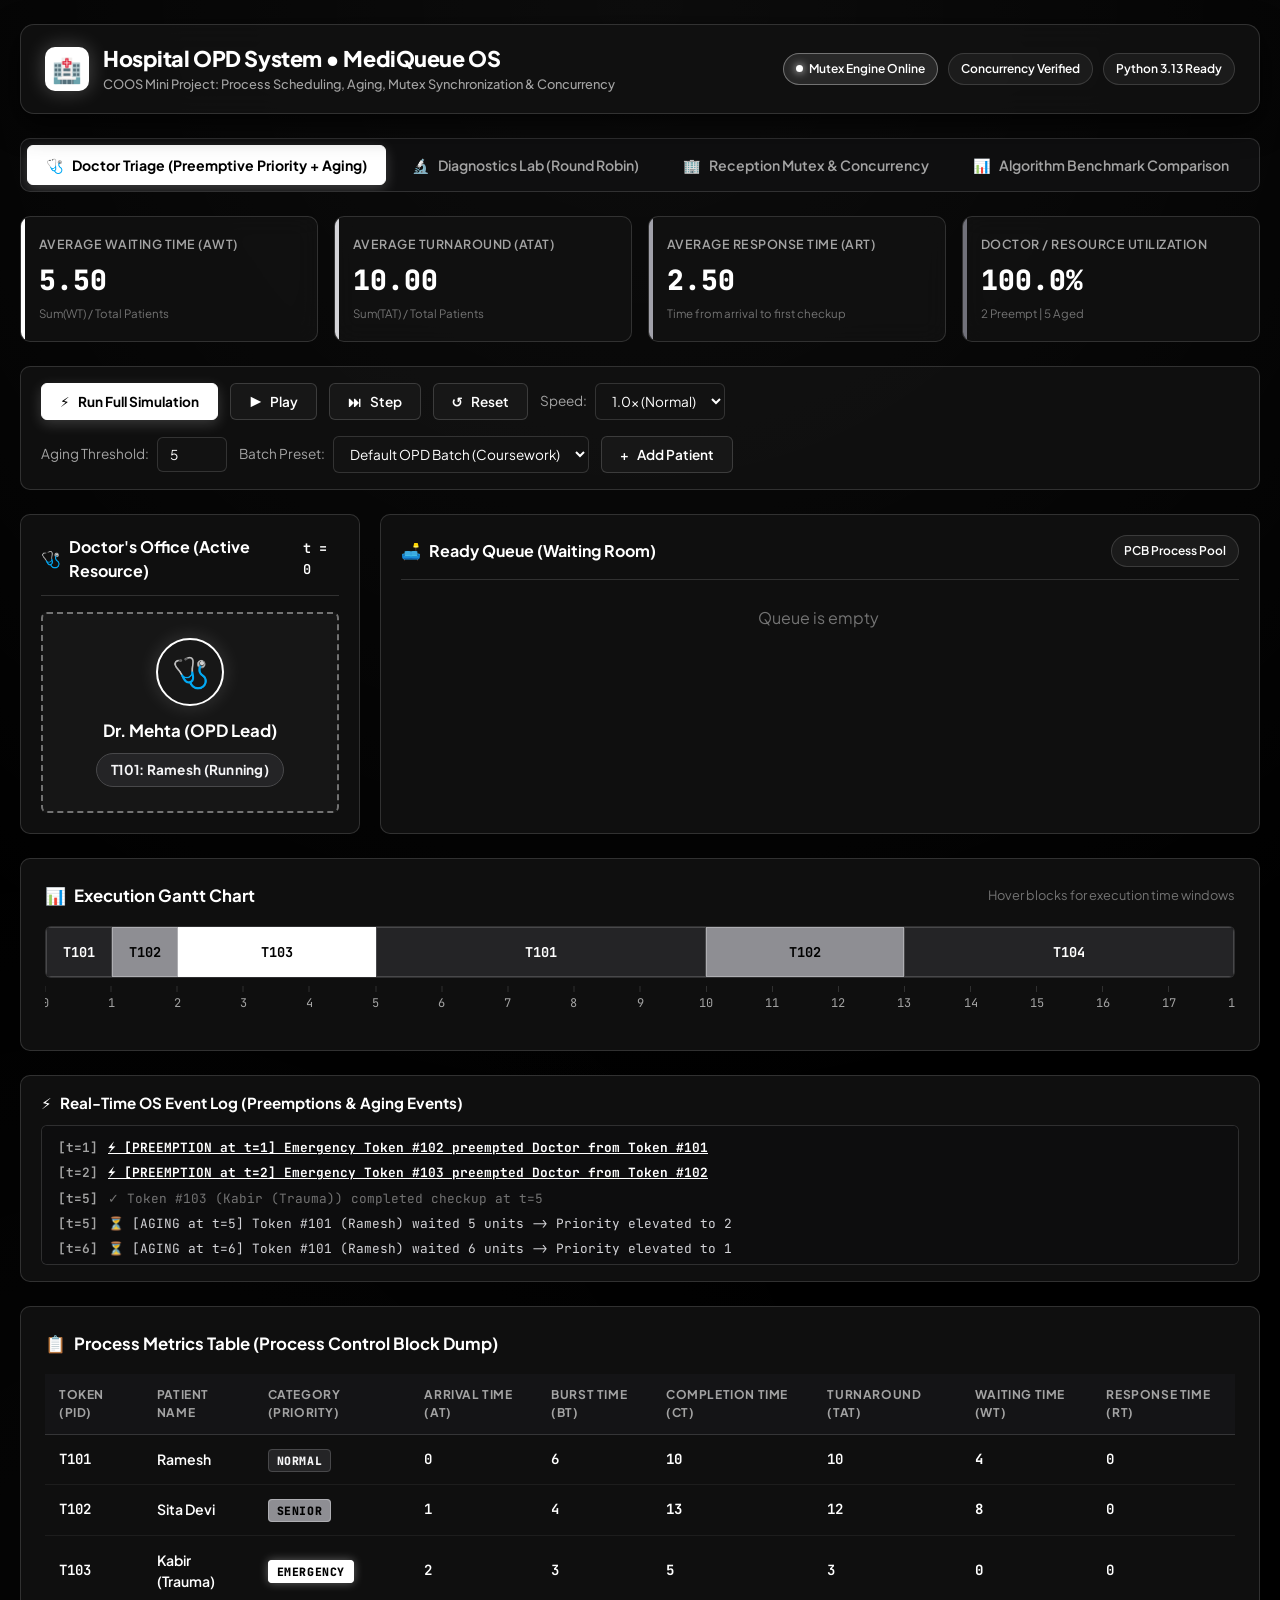
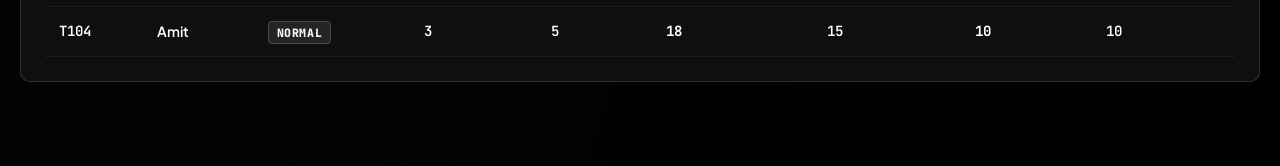
<file: index.html>
<!DOCTYPE html>
<html lang="en">
<head>
  <meta charset="UTF-8">
  <meta http-equiv="refresh" content="0; url=web/index.html">
  <title>Redirecting to MediQueue OS</title>
  <style>
    body {
      background: #000000;
      color: #ffffff;
      font-family: -apple-system, BlinkMacSystemFont, "Segoe UI", Roboto, sans-serif;
      display: flex;
      align-items: center;
      justify-content: center;
      height: 100vh;
      margin: 0;
    }
    a { color: #ffffff; text-decoration: underline; }
  </style>
</head>
<body>
  <p>Loading MediQueue OS... If you are not redirected automatically, <a href="web/index.html">click here</a>.</p>
  <script>
    window.location.replace("web/index.html");
  </script>
</body>
</html>
</file>
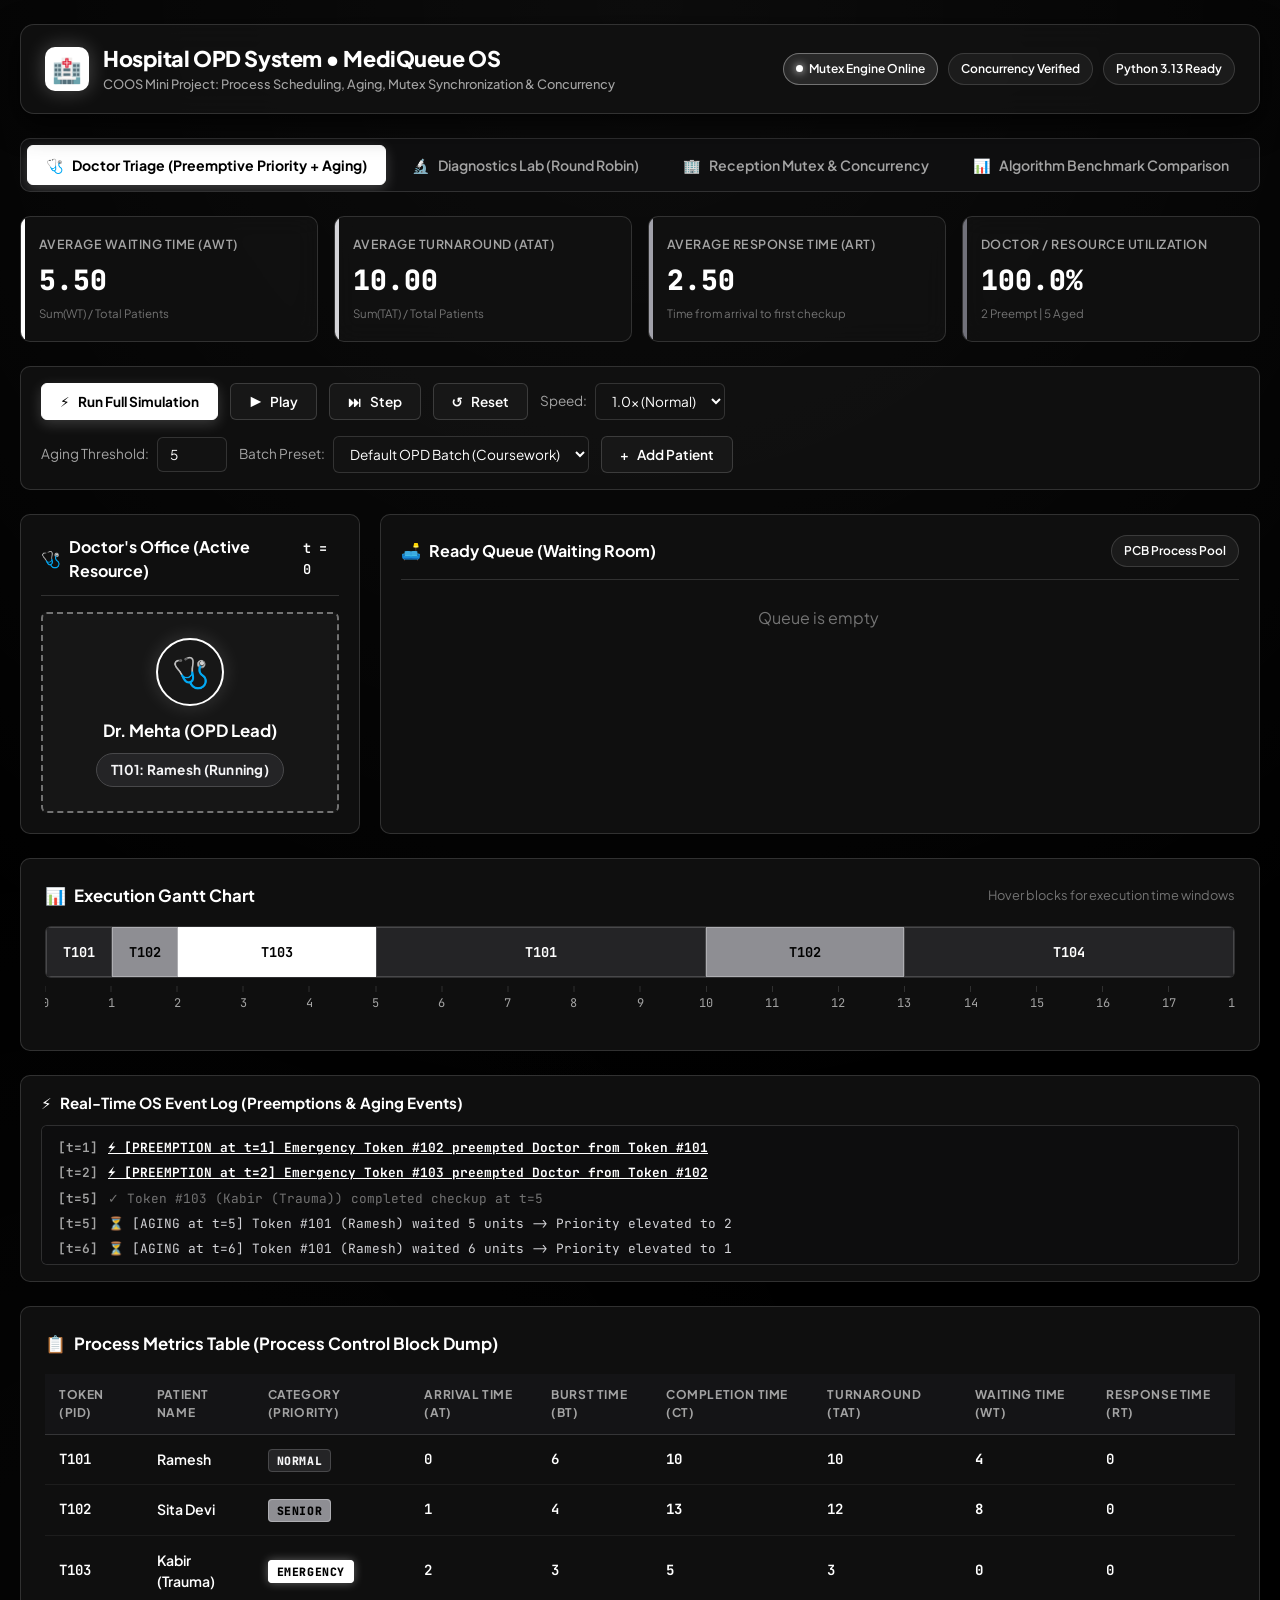
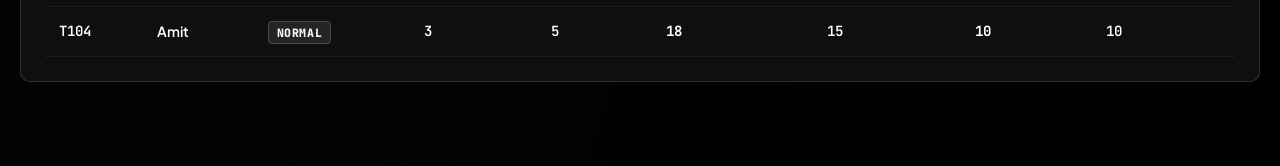
<file: web/index.html>
<!DOCTYPE html>
<html lang="en">
<head>
  <meta charset="UTF-8">
  <meta name="viewport" content="width=device-width, initial-scale=1.0">
  <title>Hospital OPD OS • Resource & Process Scheduling Simulator</title>
  <link rel="stylesheet" href="style.css">
  <link rel="preconnect" href="https://fonts.googleapis.com">
  <link rel="preconnect" href="https://fonts.gstatic.com" crossorigin>
</head>
<body>
  <div class="app-container">
    
    <!-- Top Header -->
    <header class="app-header">
      <div class="brand">
        <div class="brand-icon">🏥</div>
        <div class="brand-titles">
          <h1>Hospital OPD System • MediQueue OS</h1>
          <p>COOS Mini Project: Process Scheduling, Aging, Mutex Synchronization & Concurrency</p>
        </div>
      </div>
      <div class="header-badges">
        <span class="badge badge-success badge-pulse">Mutex Engine Online</span>
        <span class="badge">Concurrency Verified</span>
        <span class="badge">Python 3.13 Ready</span>
      </div>
    </header>

    <!-- Navigation Tabs -->
    <nav class="nav-tabs">
      <button class="tab-btn active" data-tab="priority" id="tab-priority">
        <span>🩺</span> Doctor Triage (Preemptive Priority + Aging)
      </button>
      <button class="tab-btn" data-tab="rr" id="tab-rr">
        <span>🔬</span> Diagnostics Lab (Round Robin)
      </button>
      <button class="tab-btn" data-tab="concurrency" id="tab-concurrency">
        <span>🏢</span> Reception Mutex & Concurrency
      </button>
      <button class="tab-btn" data-tab="compare" id="tab-compare">
        <span>📊</span> Algorithm Benchmark Comparison
      </button>
    </nav>

    <!-- KPI Summary Cards (Shared across views) -->
    <section class="kpi-grid">
      <div class="kpi-card" style="--kpi-accent: #ffffff;">
        <div class="kpi-label">Average Waiting Time (AWT)</div>
        <div class="kpi-value" id="kpi-awt">0.00</div>
        <div class="kpi-subtext">Sum(WT) / Total Patients</div>
      </div>
      <div class="kpi-card" style="--kpi-accent: #d4d4d8;">
        <div class="kpi-label">Average Turnaround (ATAT)</div>
        <div class="kpi-value" id="kpi-atat">0.00</div>
        <div class="kpi-subtext">Sum(TAT) / Total Patients</div>
      </div>
      <div class="kpi-card" style="--kpi-accent: #a1a1aa;">
        <div class="kpi-label">Average Response Time (ART)</div>
        <div class="kpi-value" id="kpi-art">0.00</div>
        <div class="kpi-subtext">Time from arrival to first checkup</div>
      </div>
      <div class="kpi-card" style="--kpi-accent: #71717a;">
        <div class="kpi-label">Doctor / Resource Utilization</div>
        <div class="kpi-value" id="kpi-util">100.0%</div>
        <div class="kpi-subtext" id="kpi-events-count">Optimal Resource Throughput</div>
      </div>
    </section>

    <!-- THEATER VIEW (Priority & Round Robin) -->
    <div id="theater-view">
      <!-- Control Bar -->
      <section class="control-bar">
        <div class="controls-left">
          <button class="btn btn-primary" id="btn-run-sim">
            <span>⚡</span> Run Full Simulation
          </button>
          <button class="btn btn-secondary" id="btn-play">
            <span>▶</span> Play
          </button>
          <button class="btn btn-secondary" id="btn-step">
            <span>⏭</span> Step
          </button>
          <button class="btn btn-secondary" id="btn-reset">
            <span>↺</span> Reset
          </button>
          
          <div class="form-group-inline">
            <label for="speed-select">Speed:</label>
            <select class="form-select" id="speed-select">
              <option value="1000">0.5x (Slow)</option>
              <option value="600" selected>1.0x (Normal)</option>
              <option value="300">2.0x (Fast)</option>
              <option value="100">5.0x (Hyper)</option>
            </select>
          </div>
        </div>

        <div class="controls-right">
          <!-- Algorithm specific parameter -->
          <div class="form-group-inline" id="aging-group">
            <label for="aging-input">Aging Threshold:</label>
            <input type="number" class="form-input" id="aging-input" value="5" min="1" max="20" style="width: 70px;">
          </div>
          <div class="form-group-inline" id="tq-group" style="display: none;">
            <label for="tq-input">Time Quantum (TQ):</label>
            <input type="number" class="form-input" id="tq-input" value="2" min="1" max="10" style="width: 70px;">
          </div>

          <div class="form-group-inline">
            <label for="preset-select">Batch Preset:</label>
            <select class="form-select" id="preset-select">
              <option value="default">Default OPD Batch (Coursework)</option>
              <option value="emergency_inflow">Emergency Inflow Stress</option>
              <option value="aging_demo">Starvation & Aging Showcase</option>
            </select>
          </div>

          <button class="btn btn-secondary" id="btn-add-patient-modal">
            <span>+</span> Add Patient
          </button>
        </div>
      </section>

      <!-- Simulation Theater: Doctor Room + Waiting Queue -->
      <section class="simulation-theater">
        <!-- Room A: The Doctor's Consultation Room (CPU) -->
        <div class="room-card">
          <div class="room-header">
            <div class="room-title">
              <span>🩺</span> Doctor's Office (Active Resource)
            </div>
            <span class="mono-cell" id="current-tick-display" style="color:#ffffff; font-size:0.85rem;">t = 0</span>
          </div>
          <div class="doctor-stage" id="doctor-stage">
            <div class="doctor-avatar" id="doctor-avatar">🩺</div>
            <div style="font-weight:700; font-size:1.05rem;" id="doctor-status-text">Dr. Mehta (OPD Lead)</div>
            <div class="active-patient-badge cat-Normal" id="active-patient-badge">Waiting to Begin</div>
          </div>
        </div>

        <!-- Room B: Ready Queue / Waiting Lounge -->
        <div class="room-card">
          <div class="room-header">
            <div class="room-title">
              <span>🛋️</span> Ready Queue (Waiting Room)
            </div>
            <span class="badge" style="font-size:0.75rem;">PCB Process Pool</span>
          </div>
          <div class="queue-list" id="queue-list">
            <!-- Dynamically populated queue items -->
          </div>
        </div>
      </section>

      <!-- Gantt Chart Section -->
      <section class="gantt-section">
        <div class="section-header">
          <div class="section-title">
            <span>📊</span> Execution Gantt Chart
          </div>
          <div style="font-size:0.8rem; color:var(--text-dim);">
            Hover blocks for execution time windows
          </div>
        </div>
        <div class="gantt-wrapper">
          <div class="gantt-track" id="gantt-track">
            <!-- Rendered Gantt Blocks -->
          </div>
          <div class="gantt-timeline-ruler" id="gantt-ruler">
            <!-- Ruler Ticks -->
          </div>
        </div>
      </section>

      <!-- Live Event Feed / Console -->
      <section class="gantt-section" style="padding: 16px 20px;">
        <div class="section-header" style="margin-bottom: 10px;">
          <div class="section-title" style="font-size: 0.95rem;">
            <span>⚡</span> Real-Time OS Event Log (Preemptions & Aging Events)
          </div>
        </div>
        <div class="event-feed" id="event-feed">
          <!-- Dynamic Event Lines -->
        </div>
      </section>

      <!-- Patient Process Metrics Table -->
      <section class="data-table-section">
        <div class="section-header">
          <div class="section-title">
            <span>📋</span> Process Metrics Table (Process Control Block Dump)
          </div>
        </div>
        <div class="table-responsive">
          <table class="custom-table">
            <thead>
              <tr>
                <th>Token (PID)</th>
                <th>Patient Name</th>
                <th>Category (Priority)</th>
                <th>Arrival Time (AT)</th>
                <th>Burst Time (BT)</th>
                <th>Completion Time (CT)</th>
                <th>Turnaround (TAT)</th>
                <th>Waiting Time (WT)</th>
                <th>Response Time (RT)</th>
              </tr>
            </thead>
            <tbody id="metrics-table-body">
              <!-- Dynamically populated table rows -->
            </tbody>
          </table>
        </div>
      </section>
    </div>

    <!-- CONCURRENCY PLAYGROUND VIEW (Mutex Lock) -->
    <div id="concurrency-view" style="display: none;">
      <div class="lock-status-panel">
        <div>
          <div style="font-size: 1.1rem; font-weight: 700; margin-bottom: 4px;">
            Shared Critical Section: Global Token Dispenser
          </div>
          <p style="color: var(--text-muted); font-size: 0.85rem;">
            Protects shared variable <code style="color:#ffffff;">token_counter</code> using Mutual Exclusion (Mutex Lock)
          </p>
        </div>
        <div style="display: flex; align-items: center; gap: 16px;">
          <div class="form-group-inline">
            <label for="toggle-mutex">Enforce Mutex Lock:</label>
            <input type="checkbox" id="toggle-mutex" checked style="width: 18px; height: 18px; accent-color: #ffffff;">
          </div>
          <div id="mutex-lock-badge" class="lock-state-badge lock-unlocked">
            🔓 MUTEX UNLOCKED [Resource Available]
          </div>
        </div>
      </div>

      <div style="text-align: center; margin-bottom: 24px; padding: 18px; background: var(--bg-card); border-radius: var(--radius-md); border: 1px solid var(--border-subtle);">
        <div style="font-size: 0.85rem; color: var(--text-muted); text-transform: uppercase; letter-spacing: 0.05em;">Current Global Shared Token Counter</div>
        <div style="font-size: 3rem; font-weight: 800; font-family: var(--font-mono); color: #ffffff;" id="shared-token-display">#100</div>
        <div style="margin-top: 10px; display: flex; justify-content: center; gap: 12px;">
          <button class="btn btn-primary" id="btn-req-all">
            <span>⚡</span> Simulate Concurrent Request Spike (All Desks)
          </button>
          <button class="btn btn-secondary" id="btn-reset-tokens">
            <span>↺</span> Reset Counter to 100
          </button>
        </div>
      </div>

      <div class="concurrency-grid">
        <!-- Reception Desk A -->
        <div class="desk-card" id="desk-desk-a">
          <div class="desk-icon">🪑</div>
          <div style="font-weight: 700; font-size: 1.05rem;">Reception Desk A</div>
          <p style="color: var(--text-dim); font-size: 0.78rem; margin: 4px 0 12px;">Thread 1 (Worker A)</p>
          <div class="mono-cell desk-last-token" style="color: #ffffff; margin-bottom: 14px;">Token #---</div>
          <button class="btn btn-secondary" id="btn-req-a">Issue Token (Desk A)</button>
        </div>

        <!-- Reception Desk B -->
        <div class="desk-card" id="desk-desk-b">
          <div class="desk-icon">🪑</div>
          <div style="font-weight: 700; font-size: 1.05rem;">Reception Desk B</div>
          <p style="color: var(--text-dim); font-size: 0.78rem; margin: 4px 0 12px;">Thread 2 (Worker B)</p>
          <div class="mono-cell desk-last-token" style="color: #ffffff; margin-bottom: 14px;">Token #---</div>
          <button class="btn btn-secondary" id="btn-req-b">Issue Token (Desk B)</button>
        </div>

        <!-- Reception Desk C -->
        <div class="desk-card" id="desk-desk-c">
          <div class="desk-icon">🪑</div>
          <div style="font-weight: 700; font-size: 1.05rem;">Reception Desk C</div>
          <p style="color: var(--text-dim); font-size: 0.78rem; margin: 4px 0 12px;">Thread 3 (Worker C)</p>
          <div class="mono-cell desk-last-token" style="color: #ffffff; margin-bottom: 14px;">Token #---</div>
          <button class="btn btn-secondary" id="btn-req-c">Issue Token (Desk C)</button>
        </div>
      </div>

      <section class="gantt-section">
        <div class="section-title" style="margin-bottom: 12px;">
          <span>📝</span> Thread Concurrency & Mutex Execution Log
        </div>
        <div class="event-feed" id="concurrency-log" style="max-height: 180px;">
          <div style="color:var(--text-dim);">Ready for concurrent requests. Click "Simulate Concurrent Request Spike".</div>
        </div>
      </section>
    </div>

    <!-- COMPARISON VIEW -->
    <div id="compare-view" style="display: none;">
      <div class="section-header" style="margin-bottom: 16px;">
        <div class="section-title">
          <span>📊</span> Side-by-Side Algorithm Benchmark
        </div>
        <div style="font-size:0.85rem; color:var(--text-muted);">
          Comparative analysis evaluated across the current batch of patients
        </div>
      </div>
      <div class="comparison-grid" id="comparison-grid">
        <!-- Rendered Algorithm Comparison Cards -->
      </div>
    </div>

  </div>

  <!-- Add Patient Modal Form -->
  <div class="modal-overlay" id="patient-modal">
    <div class="modal-content">
      <div class="modal-header">
        <div style="font-weight: 700; font-size: 1.15rem;">Add New Patient to OPD Batch</div>
      </div>
      <div class="form-group">
        <label for="input-token">Token ID (PID):</label>
        <input type="number" class="form-input" id="input-token" value="105">
      </div>
      <div class="form-group">
        <label for="input-name">Patient Name:</label>
        <input type="text" class="form-input" id="input-name" placeholder="e.g., Rohit Sharma">
      </div>
      <div class="form-group">
        <label for="input-age">Age:</label>
        <input type="number" class="form-input" id="input-age" value="30">
      </div>
      <div class="form-group">
        <label for="input-cat">Triage Category:</label>
        <select class="form-select" id="input-cat">
          <option value="Normal">Normal (Priority 3)</option>
          <option value="Senior">Senior Citizen (Priority 2)</option>
          <option value="Emergency">Emergency / Trauma (Priority 1)</option>
        </select>
      </div>
      <div class="form-group">
        <label for="input-at">Arrival Time (AT):</label>
        <input type="number" class="form-input" id="input-at" value="0" min="0">
      </div>
      <div class="form-group">
        <label for="input-bt">Burst Time / Checkup Duration (BT):</label>
        <input type="number" class="form-input" id="input-bt" value="4" min="1">
      </div>
      <div class="modal-actions">
        <button class="btn btn-secondary" id="modal-cancel">Cancel</button>
        <button class="btn btn-primary" id="modal-save">Add Patient</button>
      </div>
    </div>
  </div>

  <!-- Global Tooltip Element -->
  <div class="tooltip-box" id="global-tooltip"></div>

  <!-- Core JavaScript Engine -->
  <script src="app.js"></script>
</body>
</html>
</file>
<file: web/style.css>
/* ==========================================================================
   Hospital OPD OS - Minimalist Noir / Black & White Design System
   ========================================================================== */

@import url('https://fonts.googleapis.com/css2?family=Plus+Jakarta+Sans:wght@300;400;500;600;700;800&family=JetBrains+Mono:wght@400;500;600;700&display=swap');

:root {
  --bg-primary: #000000;
  --bg-secondary: #0a0a0a;
  --bg-card: rgba(18, 18, 18, 0.88);
  --bg-card-hover: rgba(28, 28, 28, 0.95);
  --border-subtle: rgba(255, 255, 255, 0.14);
  --border-glow: rgba(255, 255, 255, 0.35);

  --text-main: #ffffff;
  --text-muted: #a3a3a3;
  --text-dim: #737373;

  /* Black and White Priority Hierarchy */
  --emergency-bg: #ffffff;
  --emergency-text: #000000;
  --emergency-border: #ffffff;

  --senior-bg: #8e8e93;
  --senior-text: #000000;
  --senior-border: #aeaeb2;

  --normal-bg: #242426;
  --normal-text: #ffffff;
  --normal-border: #48484a;

  --idle-color: #171717;
  --accent-white: #ffffff;
  --accent-silver: #d4d4d8;
  --accent-dark: #262626;

  --font-sans: 'Plus Jakarta Sans', system-ui, -apple-system, sans-serif;
  --font-mono: 'JetBrains Mono', monospace;
  --radius-lg: 14px;
  --radius-md: 10px;
  --radius-sm: 6px;
}

* {
  margin: 0;
  padding: 0;
  box-sizing: border-box;
}

body {
  font-family: var(--font-sans);
  background-color: var(--bg-primary);
  background-image: 
    radial-gradient(circle at 50% 0%, rgba(255, 255, 255, 0.05) 0%, transparent 60%),
    radial-gradient(circle at 10% 90%, rgba(255, 255, 255, 0.02) 0%, transparent 40%);
  color: var(--text-main);
  min-height: 100vh;
  line-height: 1.5;
  overflow-x: hidden;
}

/* Container */
.app-container {
  max-width: 1360px;
  margin: 0 auto;
  padding: 24px 20px 60px;
}

/* Header */
header.app-header {
  display: flex;
  justify-content: space-between;
  align-items: center;
  padding: 18px 24px;
  background: var(--bg-card);
  backdrop-filter: blur(16px);
  -webkit-backdrop-filter: blur(16px);
  border: 1px solid var(--border-subtle);
  border-radius: var(--radius-lg);
  margin-bottom: 24px;
  box-shadow: 0 10px 30px rgba(0, 0, 0, 0.8);
}

.brand {
  display: flex;
  align-items: center;
  gap: 14px;
}

.brand-icon {
  width: 44px;
  height: 44px;
  border-radius: var(--radius-md);
  background: #ffffff;
  color: #000000;
  display: flex;
  align-items: center;
  justify-content: center;
  font-size: 24px;
  box-shadow: 0 0 20px rgba(255, 255, 255, 0.25);
}

.brand-titles h1 {
  font-size: 1.35rem;
  font-weight: 800;
  letter-spacing: -0.02em;
  color: #ffffff;
}

.brand-titles p {
  font-size: 0.8rem;
  color: var(--text-muted);
  font-weight: 500;
}

.header-badges {
  display: flex;
  gap: 10px;
}

.badge {
  display: inline-flex;
  align-items: center;
  gap: 6px;
  font-size: 0.75rem;
  font-weight: 600;
  padding: 6px 12px;
  border-radius: 999px;
  border: 1px solid var(--border-subtle);
  background: rgba(255, 255, 255, 0.05);
  color: #ffffff;
}

.badge-success {
  color: #ffffff;
  border-color: rgba(255, 255, 255, 0.35);
  background: rgba(255, 255, 255, 0.1);
}

.badge-pulse::before {
  content: "";
  display: inline-block;
  width: 7px;
  height: 7px;
  border-radius: 50%;
  background-color: #ffffff;
  box-shadow: 0 0 8px #ffffff;
  animation: pulseDot 1.5s infinite;
}

@keyframes pulseDot {
  0%, 100% { opacity: 1; transform: scale(1); }
  50% { opacity: 0.3; transform: scale(0.85); }
}

/* Nav Tabs */
.nav-tabs {
  display: flex;
  gap: 8px;
  margin-bottom: 24px;
  background: #0f0f10;
  padding: 6px;
  border-radius: var(--radius-md);
  border: 1px solid var(--border-subtle);
  overflow-x: auto;
}

.tab-btn {
  background: transparent;
  border: none;
  color: var(--text-muted);
  font-family: var(--font-sans);
  font-weight: 600;
  font-size: 0.88rem;
  padding: 10px 18px;
  border-radius: var(--radius-sm);
  cursor: pointer;
  display: flex;
  align-items: center;
  gap: 8px;
  transition: all 0.2s ease;
  white-space: nowrap;
}

.tab-btn:hover {
  color: var(--text-main);
  background: rgba(255, 255, 255, 0.06);
}

.tab-btn.active {
  color: #000000;
  background: #ffffff;
  border: 1px solid #ffffff;
  font-weight: 700;
  box-shadow: 0 4px 14px rgba(255, 255, 255, 0.2);
}

/* KPI Summary Cards Grid */
.kpi-grid {
  display: grid;
  grid-template-columns: repeat(auto-fit, minmax(200px, 1fr));
  gap: 16px;
  margin-bottom: 24px;
}

.kpi-card {
  background: var(--bg-card);
  backdrop-filter: blur(12px);
  border: 1px solid var(--border-subtle);
  border-radius: var(--radius-md);
  padding: 18px;
  position: relative;
  overflow: hidden;
  transition: transform 0.2s, border-color 0.2s;
}

.kpi-card:hover {
  transform: translateY(-2px);
  border-color: rgba(255, 255, 255, 0.4);
}

.kpi-card::before {
  content: "";
  position: absolute;
  top: 0;
  left: 0;
  width: 4px;
  height: 100%;
  background: var(--kpi-accent, #ffffff);
}

.kpi-label {
  font-size: 0.78rem;
  color: var(--text-muted);
  text-transform: uppercase;
  letter-spacing: 0.04em;
  font-weight: 600;
  margin-bottom: 6px;
}

.kpi-value {
  font-size: 1.75rem;
  font-weight: 800;
  color: #ffffff;
  font-family: var(--font-mono);
}

.kpi-subtext {
  font-size: 0.72rem;
  color: var(--text-dim);
  margin-top: 4px;
}

/* Control Panel Bar */
.control-bar {
  display: flex;
  flex-wrap: wrap;
  align-items: center;
  justify-content: space-between;
  gap: 16px;
  background: var(--bg-card);
  border: 1px solid var(--border-subtle);
  border-radius: var(--radius-md);
  padding: 16px 20px;
  margin-bottom: 24px;
}

.controls-left, .controls-right {
  display: flex;
  align-items: center;
  gap: 12px;
  flex-wrap: wrap;
}

.btn {
  display: inline-flex;
  align-items: center;
  gap: 8px;
  padding: 9px 18px;
  font-size: 0.85rem;
  font-weight: 600;
  font-family: var(--font-sans);
  border-radius: var(--radius-sm);
  border: 1px solid transparent;
  cursor: pointer;
  transition: all 0.2s ease;
}

.btn-primary {
  background: #ffffff;
  color: #000000;
  font-weight: 700;
  border: 1px solid #ffffff;
  box-shadow: 0 4px 14px rgba(255, 255, 255, 0.18);
}

.btn-primary:hover {
  background: #e4e4e7;
  box-shadow: 0 6px 18px rgba(255, 255, 255, 0.3);
  transform: translateY(-1px);
}

.btn-secondary {
  background: #171717;
  border: 1px solid rgba(255, 255, 255, 0.16);
  color: var(--text-main);
}

.btn-secondary:hover {
  background: #262626;
  border-color: rgba(255, 255, 255, 0.3);
}

.btn-outline-danger {
  background: transparent;
  border-color: rgba(255, 255, 255, 0.3);
  color: #ffffff;
}

.btn-outline-danger:hover {
  background: rgba(255, 255, 255, 0.1);
}

.form-group-inline {
  display: flex;
  align-items: center;
  gap: 8px;
  font-size: 0.85rem;
  color: var(--text-muted);
}

.form-select, .form-input {
  background: #121212;
  border: 1px solid var(--border-subtle);
  color: var(--text-main);
  padding: 8px 12px;
  font-size: 0.85rem;
  border-radius: var(--radius-sm);
  font-family: var(--font-sans);
  outline: none;
  transition: border-color 0.2s;
}

.form-select:focus, .form-input:focus {
  border-color: #ffffff;
}

/* Visualization Layout: Doctor Room + Ready Queue */
.simulation-theater {
  display: grid;
  grid-template-columns: 340px 1fr;
  gap: 20px;
  margin-bottom: 24px;
}

@media (max-width: 900px) {
  .simulation-theater {
    grid-template-columns: 1fr;
  }
}

.room-card {
  background: var(--bg-card);
  border: 1px solid var(--border-subtle);
  border-radius: var(--radius-md);
  padding: 20px;
  display: flex;
  flex-direction: column;
}

.room-header {
  display: flex;
  justify-content: space-between;
  align-items: center;
  margin-bottom: 16px;
  padding-bottom: 12px;
  border-bottom: 1px solid var(--border-subtle);
}

.room-title {
  font-size: 1rem;
  font-weight: 700;
  display: flex;
  align-items: center;
  gap: 8px;
}

.doctor-stage {
  flex: 1;
  display: flex;
  flex-direction: column;
  align-items: center;
  justify-content: center;
  padding: 24px 16px;
  border-radius: var(--radius-sm);
  background: #0f0f10;
  border: 2px dashed rgba(255, 255, 255, 0.12);
  min-height: 200px;
  text-align: center;
  position: relative;
  transition: all 0.3s ease;
}

.doctor-stage.active {
  border-color: rgba(255, 255, 255, 0.4);
  background: rgba(255, 255, 255, 0.03);
}

.doctor-avatar {
  width: 68px;
  height: 68px;
  border-radius: 50%;
  background: #171717;
  border: 2px solid #ffffff;
  color: #ffffff;
  display: flex;
  align-items: center;
  justify-content: center;
  font-size: 30px;
  margin-bottom: 12px;
  box-shadow: 0 0 20px rgba(255, 255, 255, 0.15);
}

.doctor-stage.active .doctor-avatar {
  animation: pulseAvatar 2s infinite ease-in-out;
}

@keyframes pulseAvatar {
  0%, 100% { box-shadow: 0 0 10px rgba(255, 255, 255, 0.2); }
  50% { box-shadow: 0 0 25px rgba(255, 255, 255, 0.45); }
}

.active-patient-badge {
  margin-top: 10px;
  padding: 6px 14px;
  border-radius: 999px;
  font-weight: 700;
  font-size: 0.85rem;
  letter-spacing: 0.02em;
}

/* Queue List */
.queue-list {
  display: flex;
  flex-direction: column;
  gap: 10px;
  max-height: 250px;
  overflow-y: auto;
  padding-right: 4px;
}

.queue-item {
  display: flex;
  justify-content: space-between;
  align-items: center;
  padding: 10px 14px;
  border-radius: var(--radius-sm);
  background: #0f0f10;
  border: 1px solid var(--border-subtle);
  transition: all 0.2s ease;
}

.queue-item:hover {
  background: rgba(255, 255, 255, 0.04);
  border-color: rgba(255, 255, 255, 0.25);
}

.queue-item-left {
  display: flex;
  align-items: center;
  gap: 10px;
}

.queue-token {
  font-family: var(--font-mono);
  font-weight: 700;
  font-size: 0.85rem;
}

.queue-name {
  font-weight: 600;
  font-size: 0.85rem;
}

.queue-meta {
  font-size: 0.72rem;
  color: var(--text-dim);
}

/* Category Badges (Black and White Palette) */
.cat-badge {
  font-size: 0.72rem;
  font-weight: 800;
  padding: 3px 8px;
  border-radius: 4px;
  text-transform: uppercase;
  letter-spacing: 0.05em;
  font-family: var(--font-mono);
}

.cat-Emergency {
  background: #ffffff;
  color: #000000;
  border: 1px solid #ffffff;
  box-shadow: 0 0 10px rgba(255, 255, 255, 0.35);
}

.cat-Senior {
  background: #8e8e93;
  color: #000000;
  border: 1px solid #aeaeb2;
}

.cat-Normal {
  background: #242426;
  color: #f5f5f7;
  border: 1px solid #48484a;
}

/* Gantt Chart Section */
.gantt-section {
  background: var(--bg-card);
  border: 1px solid var(--border-subtle);
  border-radius: var(--radius-md);
  padding: 24px;
  margin-bottom: 24px;
}

.section-header {
  display: flex;
  justify-content: space-between;
  align-items: center;
  margin-bottom: 18px;
}

.section-title {
  font-size: 1.05rem;
  font-weight: 700;
  display: flex;
  align-items: center;
  gap: 8px;
}

.gantt-wrapper {
  overflow-x: auto;
  padding-bottom: 16px;
}

.gantt-track {
  display: flex;
  min-height: 52px;
  background: #0d0d0e;
  border-radius: var(--radius-sm);
  border: 1px solid var(--border-subtle);
  overflow: hidden;
  margin-bottom: 8px;
  position: relative;
}

.gantt-block {
  display: flex;
  flex-direction: column;
  align-items: center;
  justify-content: center;
  padding: 6px 4px;
  font-weight: 700;
  font-size: 0.85rem;
  font-family: var(--font-mono);
  position: relative;
  transition: filter 0.2s, transform 0.15s;
  cursor: pointer;
  border-right: 1px solid rgba(0, 0, 0, 0.4);
}

.gantt-block:hover {
  filter: brightness(1.15);
  transform: scaleY(1.05);
  z-index: 5;
}

.gantt-block.idle {
  background: repeating-linear-gradient(
    45deg,
    #141414,
    #141414 8px,
    #09090b 8px,
    #09090b 16px
  );
  color: var(--text-dim);
  font-size: 0.75rem;
}

.gantt-timeline-ruler {
  display: flex;
  position: relative;
  height: 24px;
  font-family: var(--font-mono);
  font-size: 0.75rem;
  color: var(--text-muted);
}

.ruler-tick {
  position: absolute;
  transform: translateX(-50%);
  display: flex;
  flex-direction: column;
  align-items: center;
}

.ruler-tick::before {
  content: "";
  width: 1px;
  height: 6px;
  background: var(--border-subtle);
  margin-bottom: 2px;
}

/* Event Logs / Ticker */
.event-feed {
  background: #0d0d0e;
  border: 1px solid var(--border-subtle);
  border-radius: var(--radius-sm);
  padding: 12px 16px;
  font-family: var(--font-mono);
  font-size: 0.8rem;
  max-height: 140px;
  overflow-y: auto;
  display: flex;
  flex-direction: column;
  gap: 6px;
}

.event-line {
  display: flex;
  align-items: center;
  gap: 10px;
}

.event-time {
  color: #a3a3a3;
  font-weight: 600;
}

.event-aging { color: #d4d4d8; }
.event-preempt { color: #ffffff; font-weight: 700; text-decoration: underline; }
.event-completed { color: #737373; }

/* Metrics Data Table */
.data-table-section {
  background: var(--bg-card);
  border: 1px solid var(--border-subtle);
  border-radius: var(--radius-md);
  padding: 24px;
  margin-bottom: 24px;
}

.table-responsive {
  overflow-x: auto;
}

.custom-table {
  width: 100%;
  border-collapse: collapse;
  text-align: left;
  font-size: 0.88rem;
}

.custom-table th {
  padding: 12px 14px;
  background: #141416;
  color: var(--text-muted);
  font-weight: 700;
  text-transform: uppercase;
  font-size: 0.75rem;
  letter-spacing: 0.05em;
  border-bottom: 1px solid var(--border-subtle);
}

.custom-table td {
  padding: 14px;
  border-bottom: 1px solid rgba(255, 255, 255, 0.06);
  color: var(--text-main);
}

.custom-table tr:hover td {
  background: rgba(255, 255, 255, 0.03);
}

.mono-cell {
  font-family: var(--font-mono);
  font-weight: 600;
}

/* Concurrency Playground */
.concurrency-grid {
  display: grid;
  grid-template-columns: repeat(auto-fit, minmax(280px, 1fr));
  gap: 20px;
  margin-bottom: 24px;
}

.desk-card {
  background: var(--bg-card);
  border: 1px solid var(--border-subtle);
  border-radius: var(--radius-md);
  padding: 20px;
  display: flex;
  flex-direction: column;
  align-items: center;
  text-align: center;
  transition: all 0.2s;
}

.desk-card.in-cs {
  border-color: #ffffff;
  box-shadow: 0 0 25px rgba(255, 255, 255, 0.35);
}

.desk-icon {
  width: 60px;
  height: 60px;
  border-radius: 50%;
  background: #18181b;
  border: 1px solid var(--border-subtle);
  display: flex;
  align-items: center;
  justify-content: center;
  font-size: 26px;
  margin-bottom: 12px;
}

.desk-card.in-cs .desk-icon {
  background: #ffffff;
  color: #000000;
}

.lock-status-panel {
  background: var(--bg-card);
  border: 1px solid var(--border-subtle);
  border-radius: var(--radius-md);
  padding: 20px;
  display: flex;
  align-items: center;
  justify-content: space-between;
  margin-bottom: 20px;
}

.lock-state-badge {
  display: inline-flex;
  align-items: center;
  gap: 8px;
  padding: 8px 18px;
  border-radius: 999px;
  font-weight: 700;
  font-family: var(--font-mono);
  font-size: 0.9rem;
}

.lock-unlocked {
  background: #18181b;
  color: #ffffff;
  border: 1px solid rgba(255, 255, 255, 0.3);
}

.lock-locked {
  background: #ffffff;
  color: #000000;
  border: 1px solid #ffffff;
  box-shadow: 0 0 15px rgba(255, 255, 255, 0.3);
}

/* Comparative Benchmark Cards */
.comparison-grid {
  display: grid;
  grid-template-columns: repeat(auto-fit, minmax(260px, 1fr));
  gap: 16px;
  margin-bottom: 24px;
}

.algo-card {
  background: var(--bg-card);
  border: 1px solid var(--border-subtle);
  border-radius: var(--radius-md);
  padding: 20px;
  display: flex;
  flex-direction: column;
  gap: 12px;
}

.algo-card.best {
  border-color: #ffffff;
  box-shadow: 0 0 20px rgba(255, 255, 255, 0.2);
}

.algo-header {
  display: flex;
  justify-content: space-between;
  align-items: center;
}

.algo-title {
  font-weight: 700;
  font-size: 1rem;
}

.stat-row {
  display: flex;
  justify-content: space-between;
  font-size: 0.85rem;
  padding: 6px 0;
  border-bottom: 1px solid rgba(255, 255, 255, 0.06);
}

.stat-row:last-child {
  border-bottom: none;
}

.stat-name { color: var(--text-muted); }
.stat-val { font-family: var(--font-mono); font-weight: 700; color: #ffffff; }

/* Modal / Patient Input Form */
.modal-overlay {
  position: fixed;
  top: 0;
  left: 0;
  right: 0;
  bottom: 0;
  background: rgba(0, 0, 0, 0.85);
  backdrop-filter: blur(8px);
  display: none;
  align-items: center;
  justify-content: center;
  z-index: 100;
}

.modal-overlay.active {
  display: flex;
}

.modal-content {
  background: #111113;
  border: 1px solid rgba(255, 255, 255, 0.3);
  border-radius: var(--radius-lg);
  width: 100%;
  max-width: 500px;
  padding: 28px;
  box-shadow: 0 20px 40px rgba(0, 0, 0, 0.9);
}

.modal-header {
  display: flex;
  justify-content: space-between;
  align-items: center;
  margin-bottom: 20px;
}

.form-group {
  margin-bottom: 16px;
}

.form-group label {
  display: block;
  font-size: 0.82rem;
  color: var(--text-muted);
  font-weight: 600;
  margin-bottom: 6px;
}

.form-group input, .form-group select {
  width: 100%;
}

.modal-actions {
  display: flex;
  justify-content: flex-end;
  gap: 12px;
  margin-top: 24px;
}

/* Tooltip */
.tooltip-box {
  position: absolute;
  background: #141416;
  border: 1px solid rgba(255, 255, 255, 0.25);
  padding: 8px 12px;
  border-radius: var(--radius-sm);
  font-size: 0.78rem;
  pointer-events: none;
  z-index: 200;
  display: none;
  box-shadow: 0 8px 20px rgba(0,0,0,0.8);
  line-height: 1.4;
  color: #ffffff;
}

/* Responsive adjustments */
@media (max-width: 768px) {
  header.app-header {
    flex-direction: column;
    align-items: flex-start;
    gap: 14px;
  }
  .control-bar {
    flex-direction: column;
    align-items: stretch;
  }
  .controls-left, .controls-right {
    justify-content: center;
  }
}
</file>
